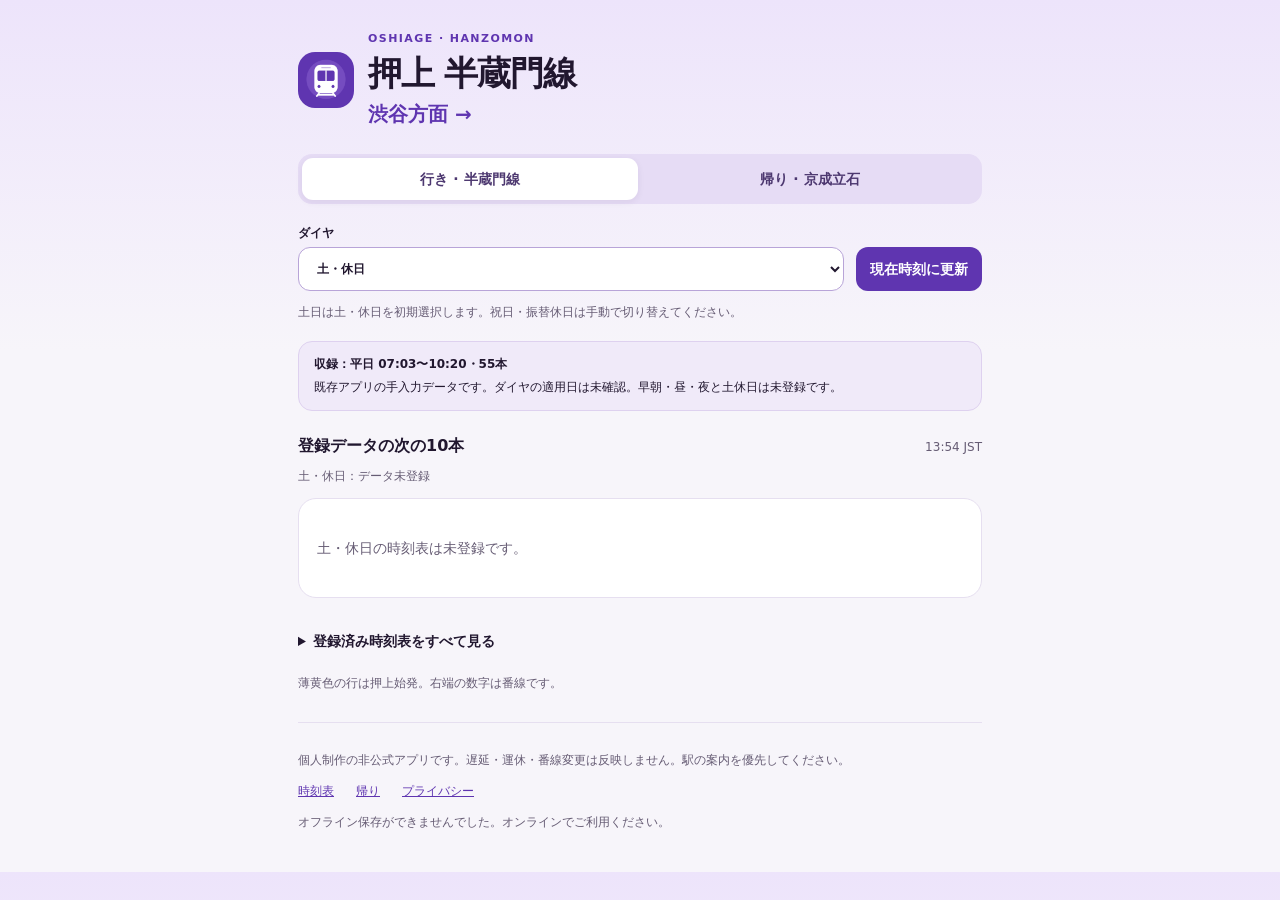
<file: index.html>
<!doctype html><html lang="ja"><head><meta charset="utf-8"><meta name="viewport" content="width=device-width,initial-scale=1,viewport-fit=cover"><meta name="theme-color" content="#5f35b0"><meta name="description" content="押上駅・半蔵門線の手入力時刻表。平日朝の登録済み列車を確認できる非公式アプリ。"><title>押上 半蔵門線｜次の10本</title><link rel="manifest" href="./manifest.webmanifest"><link rel="icon" href="./icon-192.png"><link rel="apple-touch-icon" href="./apple-touch-icon.png"><link rel="stylesheet" href="./styles.css"><script src="./pwa.js" defer></script></head><body><main class="app">
<header class="hero"><img src="./icon-192.png" alt="" width="56" height="56"><div><p class="eyebrow">OSHIAGE · HANZOMON</p><h1>押上 半蔵門線</h1><p class="direction">渋谷方面 <span aria-hidden="true">→</span></p></div></header>
<nav class="tabs" aria-label="ルート"><a href="./index.html" aria-current="page">行き · 半蔵門線</a><a href="./return.html">帰り · 京成立石</a></nav>
<section class="controls" aria-label="表示設定"><label>ダイヤ<select id="dayType"><option value="weekday">平日</option><option value="holiday">土・休日</option></select></label><button id="refreshButton">現在時刻に更新</button><p class="hint">土日は土・休日を初期選択します。祝日・振替休日は手動で切り替えてください。</p></section>
<div class="notice"><strong>収録：平日 07:03〜10:20・55本</strong><p>既存アプリの手入力データです。ダイヤの適用日は未確認。早朝・昼・夜と土休日は未登録です。</p></div>
<section aria-labelledby="listHeading"><div class="section-head"><h2 id="listHeading">登録データの次の10本</h2><span id="clock"></span></div><p id="listSummary" class="hint" role="status"></p><div id="trainList" class="train-list"></div></section>
<details id="allDetails"><summary>登録済み時刻表をすべて見る</summary><div id="allTrains" class="train-list"></div></details>
<p class="legend">薄黄色の行は押上始発。右端の数字は番線です。</p><noscript><p class="notice">時刻表の表示にはJavaScriptを有効にしてください。</p></noscript>
<script src="./timetable.js" defer></script><script src="./logic.js" defer></script><script src="./app.js" defer></script><footer><p>個人制作の非公式アプリです。遅延・運休・番線変更は反映しません。駅の案内を優先してください。</p><nav aria-label="ページ"><a href="./index.html">時刻表</a><a href="./return.html">帰り</a><a href="./privacy.html">プライバシー</a></nav><p id="offlineStatus" role="status"></p><button id="installButton" hidden>ホーム画面に追加</button><button id="updateButton" hidden>新版を適用</button><p id="pwaStatus" role="status"></p></footer></main></body></html>
</file>
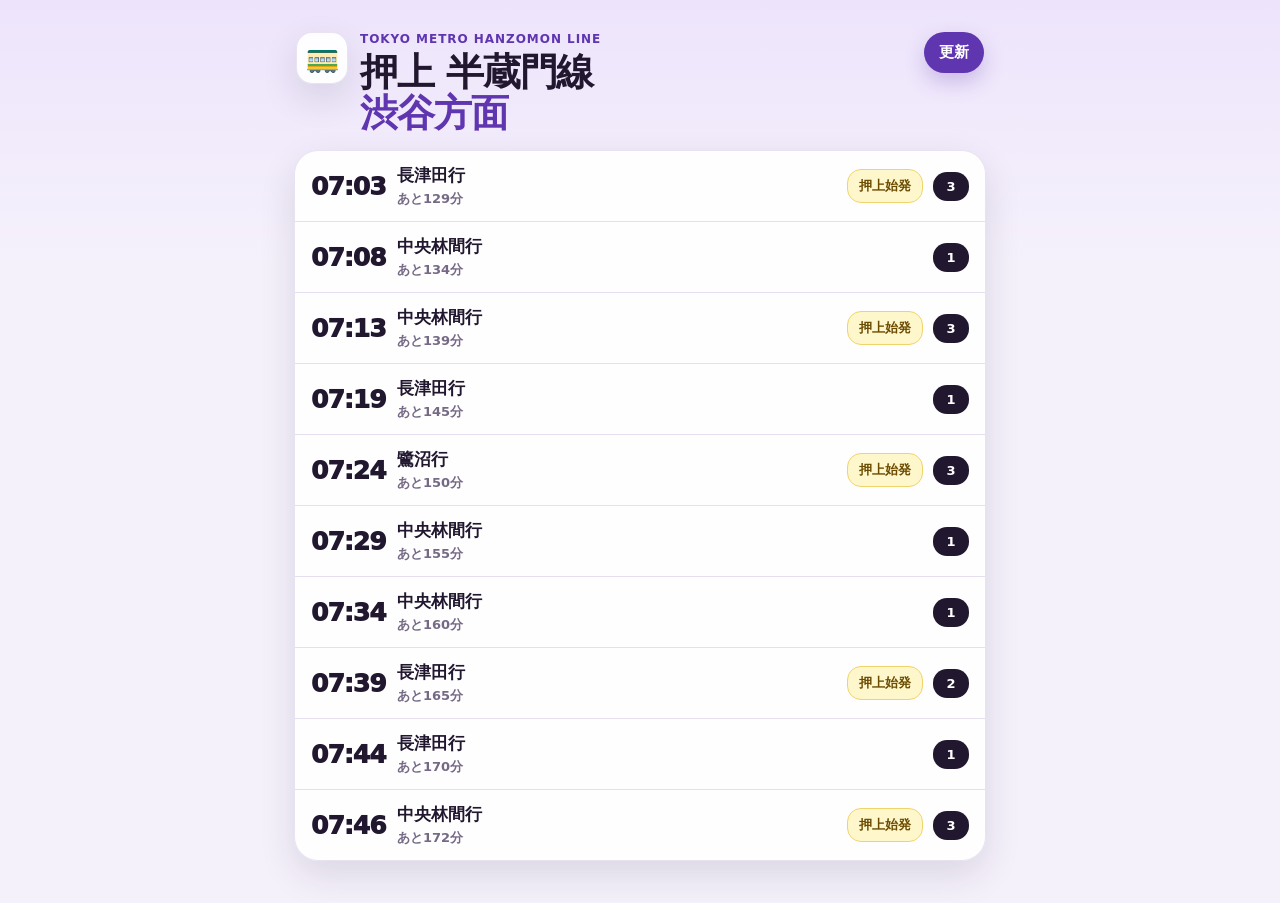
<file: oshiage-hanzomon-next10-origin-yellow-6.html>
<!doctype html>
<html lang="ja">
<head>
  <meta charset="utf-8" />
  <meta name="viewport" content="width=device-width, initial-scale=1, viewport-fit=cover" />
  <meta name="theme-color" content="#5f35b0" />
  <title>押上 半蔵門線 次の10本</title>
  <link rel="icon" href='data:image/svg+xml,<svg xmlns="http://www.w3.org/2000/svg" viewBox="0 0 64 64"><text y="52" font-size="52">🚃</text></svg>'>
  <style>
    :root {
      color-scheme: light;
      --bg: #f5f1fb;
      --card: #ffffff;
      --text: #21172f;
      --muted: #756985;
      --primary: #5f35b0;
      --primary-soft: #efe7ff;
      --border: #e6dff0;
      --shadow: 0 14px 36px rgba(33, 23, 47, 0.12);
      --danger: #b42318;
    }

    * { box-sizing: border-box; }

    body {
      margin: 0;
      font-family: system-ui, -apple-system, BlinkMacSystemFont, "Segoe UI", sans-serif;
      background: linear-gradient(180deg, #ede4fb 0%, var(--bg) 260px);
      color: var(--text);
    }

    .app {
      width: min(720px, 100%);
      margin: 0 auto;
      padding: 18px 14px 28px;
    }

    .hero {
      display: flex;
      align-items: flex-start;
      justify-content: space-between;
      gap: 12px;
      padding: 14px 2px 16px;
    }

    .title-wrap {
      display: flex;
      align-items: flex-start;
      gap: 12px;
    }

    .train-icon {
      flex: 0 0 auto;
      width: 52px;
      height: 52px;
      display: grid;
      place-items: center;
      border-radius: 16px;
      background: rgba(255,255,255,0.92);
      border: 1px solid rgba(230, 223, 240, 0.9);
      box-shadow: var(--shadow);
      font-size: 28px;
      line-height: 1;
    }

    .eyebrow {
      margin: 0 0 6px;
      color: var(--primary);
      font-size: 12px;
      font-weight: 800;
      letter-spacing: 0.08em;
      text-transform: uppercase;
    }

    h1 {
      margin: 0;
      font-size: clamp(25px, 7vw, 38px);
      line-height: 1.08;
      letter-spacing: -0.03em;
    }

    h1 span { color: var(--primary); }

    button {
      border: 0;
      border-radius: 999px;
      padding: 11px 15px;
      background: var(--primary);
      color: white;
      font-size: 15px;
      font-weight: 800;
      box-shadow: 0 9px 20px rgba(95, 53, 176, 0.25);
    }

    button:active { transform: translateY(1px); }

    .train-card {
      background: rgba(255, 255, 255, 0.92);
      border: 1px solid rgba(230, 223, 240, 0.9);
      border-radius: 24px;
      box-shadow: var(--shadow);
    }

    .label {
      margin: 0 0 5px;
      color: var(--muted);
      font-size: 12px;
      font-weight: 700;
    }

    .value {
      margin: 0;
      font-size: 21px;
      font-weight: 900;
      letter-spacing: -0.03em;
      white-space: nowrap;
    }

    .value.small { font-size: 15px; }

    .train-card {
      overflow: hidden;
      margin-bottom: 14px;
    }

    .train-card .train-row:first-child {
      border-top: 0;
    }

    .section-title {
      display: flex;
      align-items: flex-end;
      justify-content: space-between;
      gap: 12px;
      padding: 16px 16px 10px;
    }

    h2 {
      margin: 0;
      font-size: 18px;
      letter-spacing: -0.02em;
    }

    .data-source {
      margin: 0;
      color: var(--muted);
      font-size: 12px;
      text-align: right;
    }

    .train-list {
      display: grid;
      gap: 0;
    }

    .train-row {
      display: grid;
      grid-template-columns: 76px minmax(0, 1fr) auto auto;
      gap: 10px;
      align-items: center;
      padding: 13px 16px;
      border-top: 1px solid var(--border);
    }

    .time {
      font-size: 25px;
      font-weight: 950;
      letter-spacing: -0.04em;
      font-variant-numeric: tabular-nums;
    }

    .destination {
      font-size: 17px;
      font-weight: 850;
      overflow: hidden;
      text-overflow: ellipsis;
      white-space: nowrap;
    }

    .meta {
      margin-top: 3px;
      color: var(--muted);
      font-size: 13px;
      font-weight: 700;
    }

    .origin {
      justify-self: end;
      display: inline-flex;
      align-items: center;
      justify-content: center;
      min-width: 76px;
      padding: 7px 9px;
      border-radius: 14px;
      background: #fff7cc;
      color: #6b4b00;
      font-size: 13px;
      font-weight: 950;
      border: 1px solid #f1d36b;
      white-space: nowrap;
    }

    .origin.empty {
      min-width: 76px;
      padding: 0;
      border: 0;
      background: transparent;
    }

    .badge {
      justify-self: end;
      min-width: 36px;
      padding: 7px 8px;
      border-radius: 14px;
      background: #21172f;
      color: white;
      font-size: 13px;
      font-weight: 900;
      text-align: center;
      white-space: nowrap;
    }

    .message {
      padding: 18px 16px 20px;
      color: var(--muted);
      border-top: 1px solid var(--border);
      line-height: 1.7;
      font-weight: 700;
    }

    .soon { color: var(--danger); }

    @media (max-width: 420px) {
      .hero { align-items: stretch; }
  </style>
</head>
<body>
  <main class="app">
    <header class="hero">
      <div class="title-wrap">
        <div class="train-icon" aria-hidden="true">🚃</div>
        <div>
          <p class="eyebrow">Tokyo Metro Hanzomon Line</p>
          <h1>押上 半蔵門線<br><span>渋谷方面</span></h1>
        </div>
      </div>
      <button id="refreshButton" type="button">更新</button>
    </header>

    <section class="train-card">
      <div id="trainList" class="train-list"></div>
    </section>
  </main>

  <script>
    const TIMETABLE = [
      { departureTime: "07:03", destination: "長津田", platform: "3", startsHere: true },
      { departureTime: "07:08", destination: "中央林間", platform: "1", startsHere: false },
      { departureTime: "07:13", destination: "中央林間", platform: "3", startsHere: true },
      { departureTime: "07:19", destination: "長津田", platform: "1", startsHere: false },
      { departureTime: "07:24", destination: "鷺沼", platform: "3", startsHere: true },
      { departureTime: "07:29", destination: "中央林間", platform: "1", startsHere: false },
      { departureTime: "07:34", destination: "中央林間", platform: "1", startsHere: false },
      { departureTime: "07:39", destination: "長津田", platform: "2", startsHere: true },
      { departureTime: "07:44", destination: "長津田", platform: "1", startsHere: false },
      { departureTime: "07:46", destination: "中央林間", platform: "3", startsHere: true },
      { departureTime: "07:51", destination: "中央林間", platform: "1", startsHere: false },
      { departureTime: "07:55", destination: "長津田", platform: "1", startsHere: false },
      { departureTime: "08:00", destination: "中央林間", platform: "1", startsHere: false },
      { departureTime: "08:03", destination: "中央林間", platform: "3", startsHere: true },
      { departureTime: "08:06", destination: "中央林間", platform: "1", startsHere: false },
      { departureTime: "08:09", destination: "長津田", platform: "3", startsHere: true },
      { departureTime: "08:13", destination: "中央林間", platform: "1", startsHere: false },
      { departureTime: "08:16", destination: "長津田", platform: "1", startsHere: false },
      { departureTime: "08:19", destination: "鷺沼", platform: "3", startsHere: true },
      { departureTime: "08:22", destination: "中央林間", platform: "1", startsHere: false },
      { departureTime: "08:25", destination: "長津田", platform: "2", startsHere: true },
      { departureTime: "08:28", destination: "中央林間", platform: "1", startsHere: false },
      { departureTime: "08:31", destination: "中央林間", platform: "3", startsHere: true },
      { departureTime: "08:34", destination: "中央林間", platform: "1", startsHere: false },
      { departureTime: "08:38", destination: "中央林間", platform: "2", startsHere: true },
      { departureTime: "08:41", destination: "長津田", platform: "3", startsHere: true },
      { departureTime: "08:44", destination: "中央林間", platform: "1", startsHere: false },
      { departureTime: "08:47", destination: "中央林間", platform: "2", startsHere: true },
      { departureTime: "08:50", destination: "長津田", platform: "3", startsHere: true },
      { departureTime: "08:54", destination: "中央林間", platform: "1", startsHere: false },
      { departureTime: "08:57", destination: "中央林間", platform: "2", startsHere: true },
      { departureTime: "09:00", destination: "中央林間", platform: "3", startsHere: true },
      { departureTime: "09:04", destination: "中央林間", platform: "1", startsHere: false },
      { departureTime: "09:07", destination: "中央林間", platform: "2", startsHere: true },
      { departureTime: "09:09", destination: "鷺沼", platform: "3", startsHere: true },
      { departureTime: "09:12", destination: "長津田", platform: "1", startsHere: false },
      { departureTime: "09:15", destination: "長津田", platform: "3", startsHere: true },
      { departureTime: "09:20", destination: "中央林間", platform: "2", startsHere: true },
      { departureTime: "09:25", destination: "長津田", platform: "1", startsHere: false },
      { departureTime: "09:28", destination: "中央林間", platform: "2", startsHere: true },
      { departureTime: "09:34", destination: "中央林間", platform: "2", startsHere: true },
      { departureTime: "09:37", destination: "長津田", platform: "3", startsHere: true },
      { departureTime: "09:40", destination: "長津田", platform: "1", startsHere: false },
      { departureTime: "09:43", destination: "中央林間", platform: "2", startsHere: true },
      { departureTime: "09:47", destination: "中央林間", platform: "3", startsHere: true },
      { departureTime: "09:51", destination: "中央林間", platform: "2", startsHere: true },
      { departureTime: "09:54", destination: "長津田", platform: "1", startsHere: false },
      { departureTime: "09:56", destination: "中央林間", platform: "3", startsHere: true },
      { departureTime: "09:59", destination: "中央林間", platform: "2", startsHere: true },
      { departureTime: "10:03", destination: "中央林間", platform: "1", startsHere: false },
      { departureTime: "10:06", destination: "鷺沼", platform: "3", startsHere: true },
      { departureTime: "10:09", destination: "中央林間", platform: "2", startsHere: true },
      { departureTime: "10:12", destination: "中央林間", platform: "1", startsHere: false },
      { departureTime: "10:15", destination: "鷺沼", platform: "3", startsHere: true },
      { departureTime: "10:20", destination: "中央林間", platform: "1", startsHere: false }
    ];

    const el = {
      trainList: document.getElementById("trainList"),
      refreshButton: document.getElementById("refreshButton"),
      dataSourceText: null
    };

    function toTodayDate(timeText, base = new Date()) {
      const [hour, minute] = timeText.split(":").map(Number);
      const date = new Date(base);
      date.setHours(hour, minute, 0, 0);
      return date;
    }

    function formatTime(date) {
      return date.toLocaleTimeString("ja-JP", { hour: "2-digit", minute: "2-digit" });
    }

    function getMinutesUntil(departureDate, base = new Date()) {
      return Math.max(0, Math.ceil((departureDate.getTime() - base.getTime()) / 60000));
    }

    function getOptimizedTrains(base = new Date(), count = 10) {
      const withDate = TIMETABLE.map(train => ({
        ...train,
        departureDate: toTodayDate(train.departureTime, base)
      }));

      const next = withDate
        .filter(train => train.departureDate > base)
        .sort((a, b) => a.departureDate - b.departureDate);

      if (next.length > 0) {
        return {
          mode: "normal",
          trains: next.slice(0, count),
          message: ""
        };
      }

      const first = withDate[0];
      const last = withDate[withDate.length - 1];
      if (base < first.departureDate) {
        return {
          mode: "before_first",
          trains: withDate.slice(0, count),
          message: `この時刻表データでは、最初の発車は${first.departureTime}です。`
        };
      }

      return {
        mode: "after_last",
        trains: [],
        message: `この時刻表データでは、最後の発車は${last.departureTime}です。早朝・昼・夜の時刻表を追加すると、この時間帯も表示できます。`
      };
    }

    function render() {
      const now = new Date();
      const { mode, trains, message } = getOptimizedTrains(now, 10);


      if (trains.length === 0) {
        el.trainList.innerHTML = `<div class="message">${message}</div>`;
        return;
      }

      const rows = trains.map((train, index) => {
        const minutes = getMinutesUntil(train.departureDate, now);
        const label = index === 0 && mode === "normal" ? "次発" : `${index + 1}本目`;
        const soonClass = "";
        const soonText = minutes <= 2 && mode === "normal" ? "・まもなく" : "";
        const origin = train.startsHere
          ? `<div class="origin">押上始発</div>`
          : `<div class="origin empty" aria-hidden="true"></div>`;

        return `
          <article class="train-row${soonClass}">
            <div class="time">${train.departureTime}</div>
            <div>
              <div class="destination">${train.destination}行</div>
              <div class="meta">あと${minutes}分${soonText}</div>
            </div>
            ${origin}
            <div class="badge">${train.platform}</div>
          </article>
        `;
      }).join("");

      el.trainList.innerHTML = rows + (message ? `<div class="message">${message}</div>` : "");
    }

    el.refreshButton.addEventListener("click", render);
    render();
  </script>
</body>
</html>
</file>
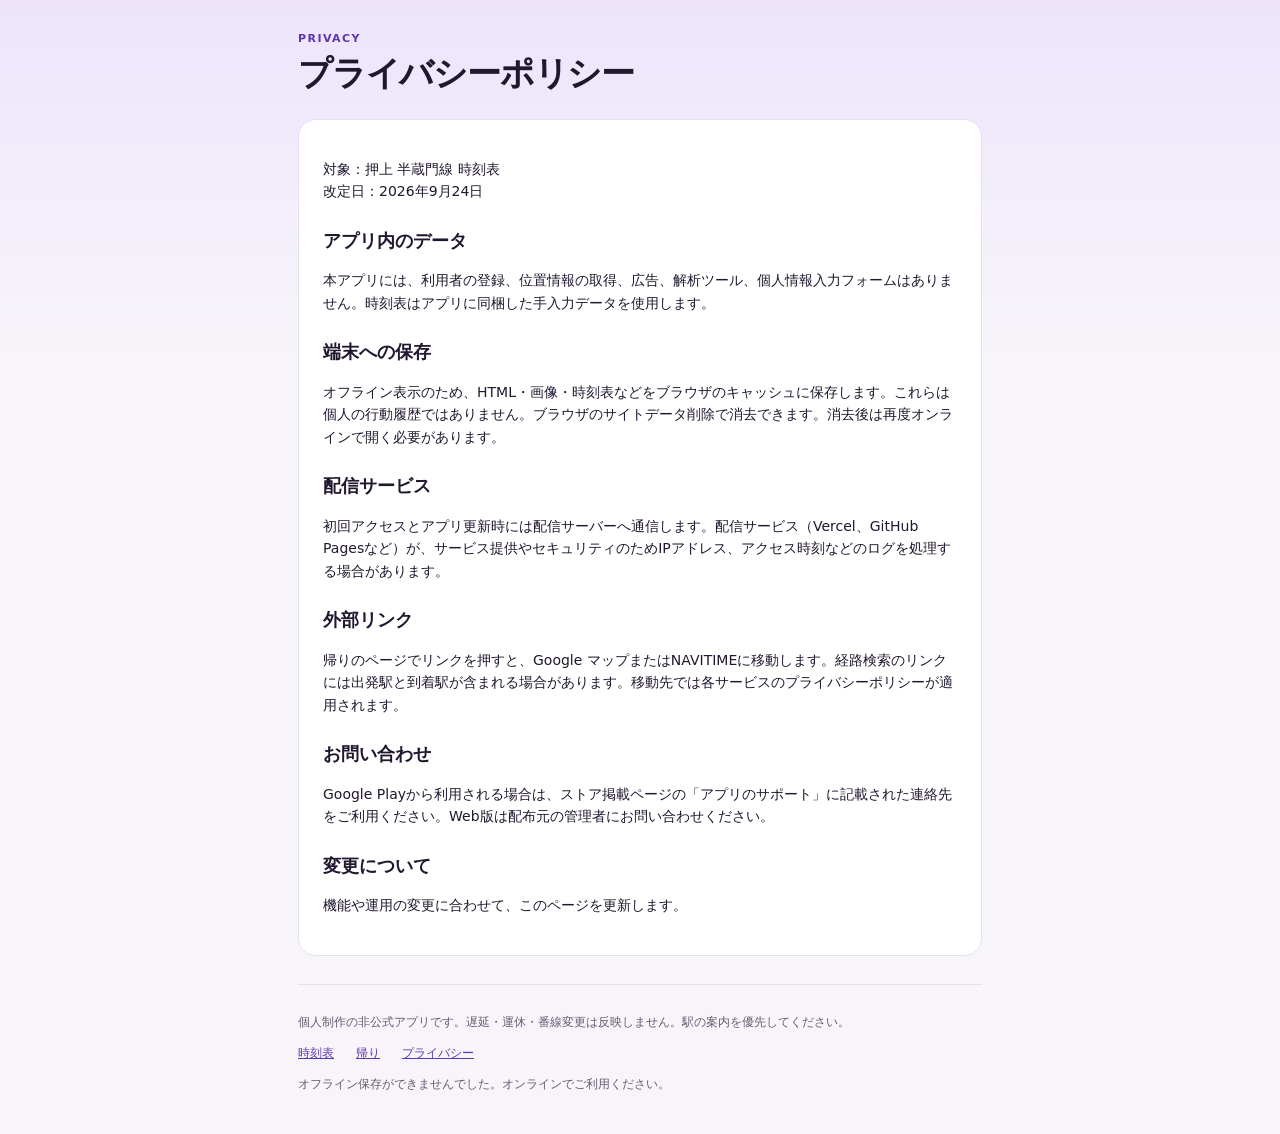
<file: privacy.html>
<!doctype html><html lang="ja"><head><meta charset="utf-8"><meta name="viewport" content="width=device-width,initial-scale=1,viewport-fit=cover"><meta name="theme-color" content="#5f35b0"><meta name="description" content="押上駅・半蔵門線の手入力時刻表。平日朝の登録済み列車を確認できる非公式アプリ。"><title>プライバシーポリシー｜押上 半蔵門線</title><link rel="manifest" href="./manifest.webmanifest"><link rel="icon" href="./icon-192.png"><link rel="apple-touch-icon" href="./apple-touch-icon.png"><link rel="stylesheet" href="./styles.css"><script src="./pwa.js" defer></script></head><body><main class="app">
<header class="hero"><div><p class="eyebrow">PRIVACY</p><h1>プライバシーポリシー</h1></div></header><article class="panel prose"><p>対象：押上 半蔵門線 時刻表<br>改定日：2026年9月24日</p>
<h2>アプリ内のデータ</h2><p>本アプリには、利用者の登録、位置情報の取得、広告、解析ツール、個人情報入力フォームはありません。時刻表はアプリに同梱した手入力データを使用します。</p>
<h2>端末への保存</h2><p>オフライン表示のため、HTML・画像・時刻表などをブラウザのキャッシュに保存します。これらは個人の行動履歴ではありません。ブラウザのサイトデータ削除で消去できます。消去後は再度オンラインで開く必要があります。</p>
<h2>配信サービス</h2><p>初回アクセスとアプリ更新時には配信サーバーへ通信します。配信サービス（Vercel、GitHub Pagesなど）が、サービス提供やセキュリティのためIPアドレス、アクセス時刻などのログを処理する場合があります。</p>
<h2>外部リンク</h2><p>帰りのページでリンクを押すと、Google マップまたはNAVITIMEに移動します。経路検索のリンクには出発駅と到着駅が含まれる場合があります。移動先では各サービスのプライバシーポリシーが適用されます。</p>
<h2>お問い合わせ</h2><p>Google Playから利用される場合は、ストア掲載ページの「アプリのサポート」に記載された連絡先をご利用ください。Web版は配布元の管理者にお問い合わせください。</p>
<h2>変更について</h2><p>機能や運用の変更に合わせて、このページを更新します。</p></article><footer><p>個人制作の非公式アプリです。遅延・運休・番線変更は反映しません。駅の案内を優先してください。</p><nav aria-label="ページ"><a href="./index.html">時刻表</a><a href="./return.html">帰り</a><a href="./privacy.html">プライバシー</a></nav><p id="offlineStatus" role="status"></p><button id="installButton" hidden>ホーム画面に追加</button><button id="updateButton" hidden>新版を適用</button><p id="pwaStatus" role="status"></p></footer></main></body></html>
</file>
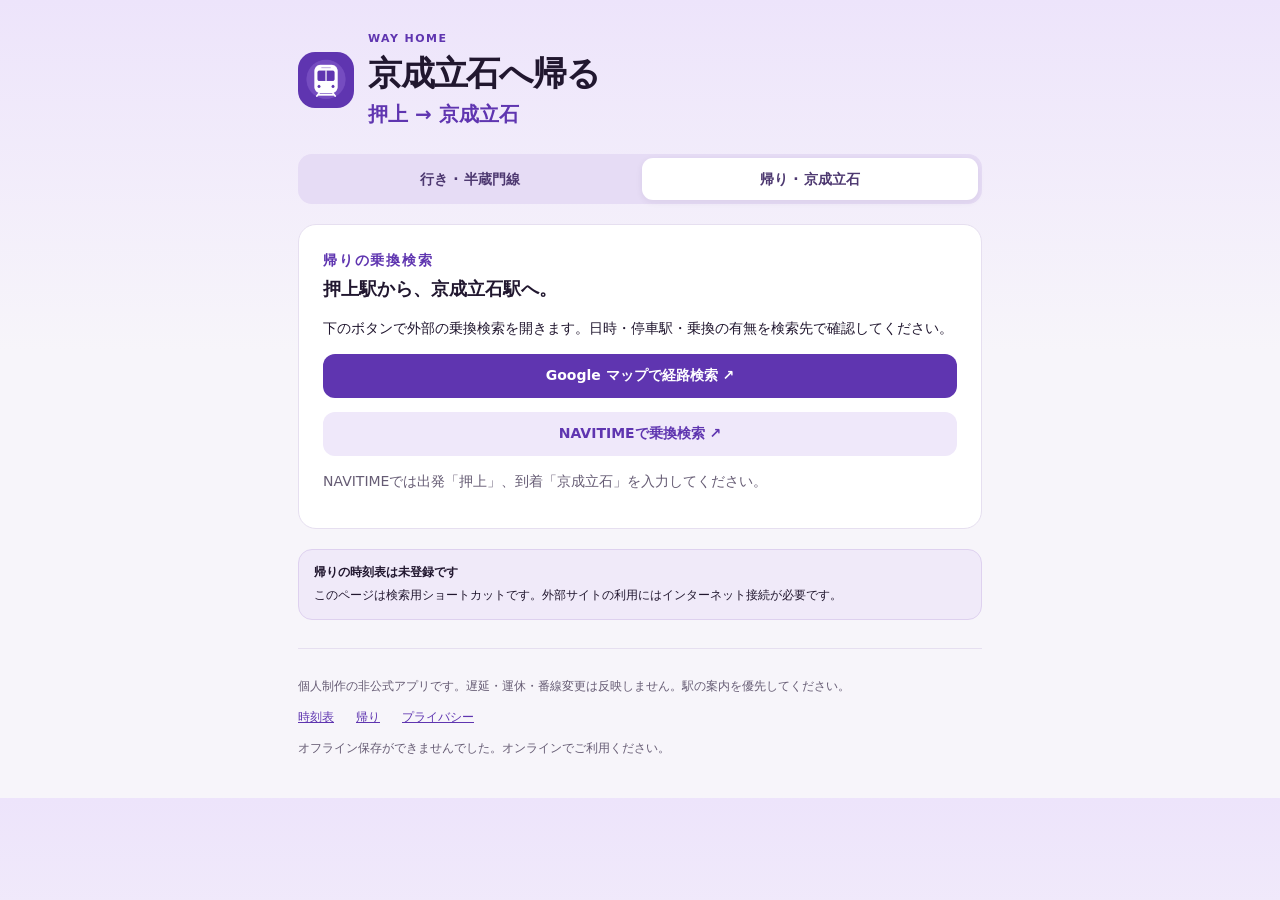
<file: return.html>
<!doctype html><html lang="ja"><head><meta charset="utf-8"><meta name="viewport" content="width=device-width,initial-scale=1,viewport-fit=cover"><meta name="theme-color" content="#5f35b0"><meta name="description" content="押上駅・半蔵門線の手入力時刻表。平日朝の登録済み列車を確認できる非公式アプリ。"><title>押上 → 京成立石｜帰り</title><link rel="manifest" href="./manifest.webmanifest"><link rel="icon" href="./icon-192.png"><link rel="apple-touch-icon" href="./apple-touch-icon.png"><link rel="stylesheet" href="./styles.css"><script src="./pwa.js" defer></script></head><body><main class="app">
<header class="hero"><img src="./icon-192.png" alt="" width="56" height="56"><div><p class="eyebrow">WAY HOME</p><h1>京成立石へ帰る</h1><p class="direction">押上 → 京成立石</p></div></header>
<nav class="tabs" aria-label="ルート"><a href="./index.html">行き · 半蔵門線</a><a href="./return.html" aria-current="page">帰り · 京成立石</a></nav>
<section class="panel"><p class="eyebrow">帰りの乗換検索</p><h2>押上駅から、京成立石駅へ。</h2><p>下のボタンで外部の乗換検索を開きます。日時・停車駅・乗換の有無を検索先で確認してください。</p><a class="action" href="https://www.google.com/maps/dir/?api=1&amp;origin=押上駅&amp;destination=京成立石駅&amp;travelmode=transit" target="_blank" rel="noopener noreferrer">Google マップで経路検索 ↗</a><a class="action secondary" href="https://www.navitime.co.jp/transfer/" target="_blank" rel="noopener noreferrer">NAVITIMEで乗換検索 ↗</a><p class="hint">NAVITIMEでは出発「押上」、到着「京成立石」を入力してください。</p></section>
<aside class="notice"><strong>帰りの時刻表は未登録です</strong><p>このページは検索用ショートカットです。外部サイトの利用にはインターネット接続が必要です。</p></aside><footer><p>個人制作の非公式アプリです。遅延・運休・番線変更は反映しません。駅の案内を優先してください。</p><nav aria-label="ページ"><a href="./index.html">時刻表</a><a href="./return.html">帰り</a><a href="./privacy.html">プライバシー</a></nav><p id="offlineStatus" role="status"></p><button id="installButton" hidden>ホーム画面に追加</button><button id="updateButton" hidden>新版を適用</button><p id="pwaStatus" role="status"></p></footer></main></body></html>
</file>
<file: styles.css>
:root{color-scheme:light;--purple:#5f35b0;--ink:#21172f;--muted:#665c74;--line:#e6dff0}*{box-sizing:border-box}body{margin:0;background:linear-gradient(180deg,#ede4fb,#f7f5fa 350px);color:var(--ink);font-family:system-ui,-apple-system,"Segoe UI",sans-serif;line-height:1.6}.app{max-width:720px;margin:auto;padding:24px 18px max(28px,env(safe-area-inset-bottom))}.hero{display:flex;align-items:center;gap:14px;margin:6px 0 24px}.hero img{border-radius:17px}.eyebrow{font-size:11px;font-weight:800;letter-spacing:.13em;color:var(--purple);margin:0 0 3px}h1{font-size:clamp(25px,6vw,34px);letter-spacing:-.035em;line-height:1.3;margin:0}h2{font-size:18px;margin:0 0 8px}.direction{color:var(--purple);font-size:20px;font-weight:700;margin:3px 0 0}.tabs{display:flex;background:#e6dcf5;border-radius:14px;padding:4px;margin-bottom:20px;gap:4px}.tabs a{flex:1;text-align:center;border-radius:11px;padding:10px 4px;color:#4d3870;text-decoration:none;font-size:14px;font-weight:700}.tabs a[aria-current]{background:white;box-shadow:0 2px 7px #35204412}.controls{display:flex;flex-wrap:wrap;gap:12px;align-items:end}.controls label{display:grid;gap:4px;font-size:12px;font-weight:700;flex:1}button,select,.action{font:inherit;min-height:44px;border-radius:12px;padding:10px 14px}select{border:1px solid #b8a4d8;background:white;color:var(--ink);width:100%}button{border:0;background:var(--purple);color:white;cursor:pointer;font-size:14px;font-weight:700}button[hidden]{display:none}a{color:var(--purple)}:focus-visible{outline:3px solid #b35c00;outline-offset:3px}.hint{font-size:12px;color:var(--muted);margin:0 0 12px}.controls .hint{flex-basis:100%}.notice{background:#f0eaf9;border:1px solid #ded1ef;border-radius:14px;padding:13px 15px;font-size:12px;margin:6px 0 22px}.notice p{margin:4px 0 0}.section-head{display:flex;justify-content:space-between;align-items:baseline;gap:10px}.section-head h2{font-size:16px}#clock{font-size:12px;color:var(--muted);font-variant-numeric:tabular-nums}.train-list{background:white;border:1px solid var(--line);border-radius:18px;overflow:hidden}.train-row{display:grid;grid-template-columns:70px minmax(0,1fr) 34px;align-items:center;gap:12px;padding:13px 16px;border-top:1px solid var(--line)}.train-row:first-child{border-top:0}.train-row.origin{background:#fff8da}.time{font-size:25px;line-height:1.2;font-weight:800;letter-spacing:-.04em;font-variant-numeric:tabular-nums}.destination{font-size:16px;font-weight:750}.meta{display:flex;flex-wrap:wrap;gap:4px 10px;font-size:12px;color:var(--muted)}.origin-tag{font-size:11px;color:#715200;font-weight:800}.platform{background:var(--ink);color:white;text-align:center;border-radius:10px;font-weight:800;padding:5px 0}.empty{padding:24px 18px;font-size:14px;color:var(--muted)}details{margin-top:22px}summary{cursor:pointer;font-size:14px;font-weight:700;padding:10px 0}details .train-list{margin-top:10px}.legend{font-size:12px;color:var(--muted)}footer{margin-top:28px;border-top:1px solid var(--line);padding-top:16px;font-size:12px;color:var(--muted)}footer nav{display:flex;gap:22px;flex-wrap:wrap}footer button{margin:4px 8px 4px 0}.panel{background:white;border:1px solid var(--line);border-radius:18px;padding:24px;margin-bottom:20px}.panel p{font-size:14px}.action{display:block;background:var(--purple);color:white;text-decoration:none;text-align:center;font-size:14px;font-weight:700;margin:14px 0}.action.secondary{background:#efe8fa;color:var(--purple)}.prose h2{margin-top:24px}.prose h2:first-child{margin-top:0}@media(max-width:360px){.app{padding:16px 12px}.train-row{padding:12px;gap:8px;grid-template-columns:64px minmax(0,1fr) 30px}.time{font-size:23px}.destination{font-size:15px}.section-head{flex-wrap:wrap;gap:0}}
</file>
